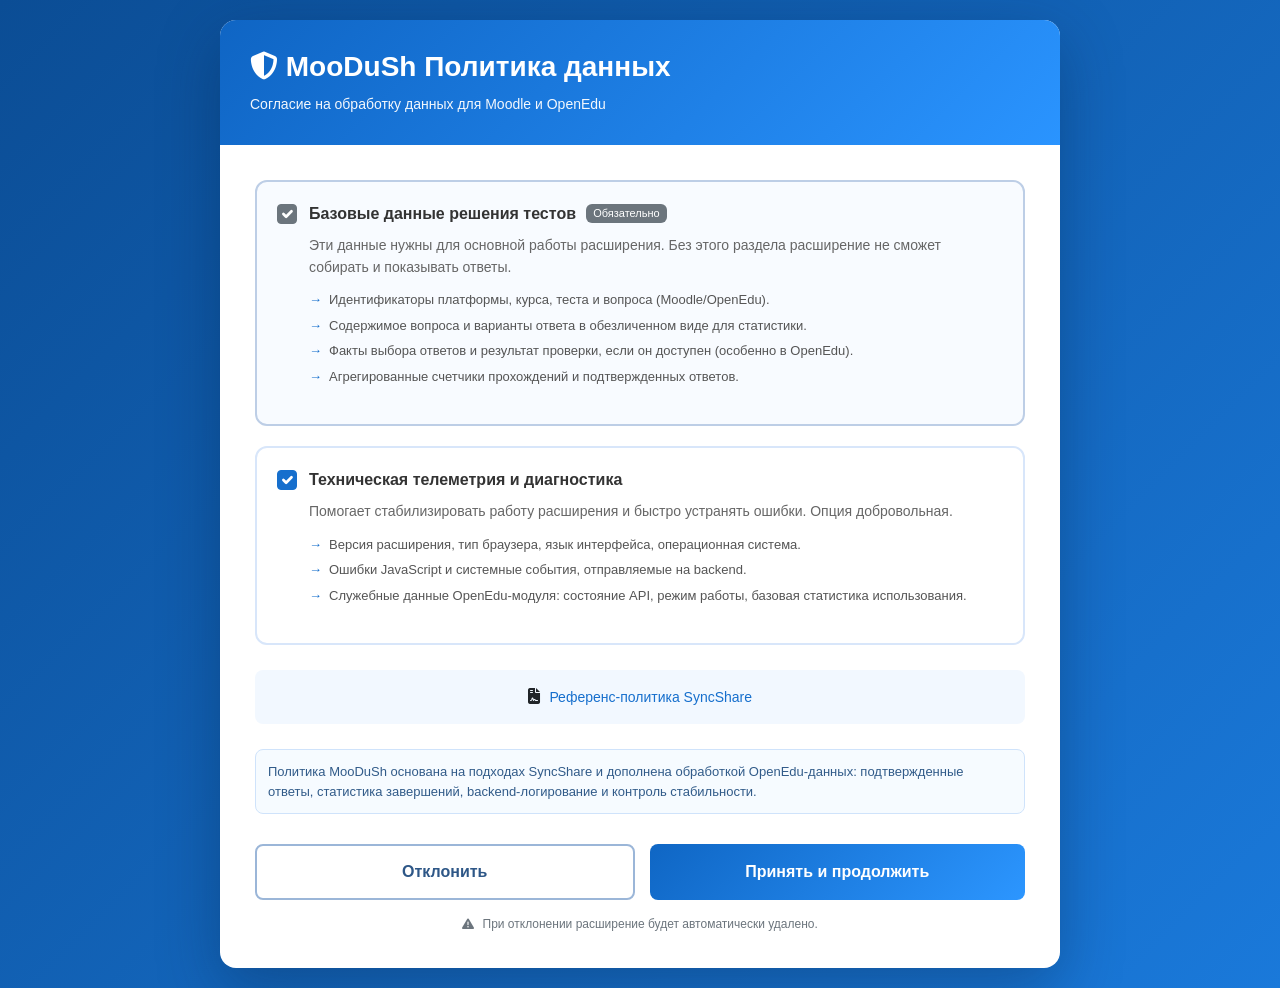
<file: html/privacy_policy/index.html>
<!doctype html>
<html lang="ru">
<head>
	<meta charset="UTF-8">
	<meta name="viewport" content="width=device-width,initial-scale=1">
	<title>MooDuSh - Согласие на обработку данных</title>
	<script defer="defer" src="../../js/commons.js"></script>
	<script defer="defer" src="../../js/privacy_policy.js"></script>
	<script defer="defer" src="../../js/popper.min.js"></script>
	<script defer="defer" src="../../js/bootstrap.min.js"></script>
	<link href="../../css/bootstrap.min.css" rel="stylesheet">
	<link href="../../css/fontawesome.min.css" rel="stylesheet">
	<link href="../../css/solid.min.css" rel="stylesheet">
	<link href="../../css/regular.min.css" rel="stylesheet">
	<link href="../../css/privacy_policy/styles.css" rel="stylesheet">
</head>
<body>
	<div class="consent-container">
		<div class="header">
			<h1><i class="fas fa-shield-halved"></i> MooDuSh Политика данных</h1>
			<p>Согласие на обработку данных для Moodle и OpenEdu</p>
		</div>

		<div class="content">
			<div class="consent-option required">
				<div class="form-check">
					<input class="form-check-input required-checkbox" type="checkbox" id="requiredConsent" checked="checked">
					<div>
						<div class="option-title">
							Базовые данные решения тестов
							<span class="badge bg-secondary">Обязательно</span>
						</div>
						<div class="option-description">
							Эти данные нужны для основной работы расширения. Без этого раздела расширение не сможет собирать и показывать ответы.
						</div>
						<ul class="data-list">
							<li>Идентификаторы платформы, курса, теста и вопроса (Moodle/OpenEdu).</li>
							<li>Содержимое вопроса и варианты ответа в обезличенном виде для статистики.</li>
							<li>Факты выбора ответов и результат проверки, если он доступен (особенно в OpenEdu).</li>
							<li>Агрегированные счетчики прохождений и подтвержденных ответов.</li>
						</ul>
					</div>
				</div>
			</div>

			<div class="consent-option optional">
				<div class="form-check">
					<input class="form-check-input" type="checkbox" id="technicalConsent" checked="checked">
					<label class="form-check-label" for="technicalConsent">
						<div class="option-title">Техническая телеметрия и диагностика</div>
						<div class="option-description">
							Помогает стабилизировать работу расширения и быстро устранять ошибки. Опция добровольная.
						</div>
						<ul class="data-list">
							<li>Версия расширения, тип браузера, язык интерфейса, операционная система.</li>
							<li>Ошибки JavaScript и системные события, отправляемые на backend.</li>
							<li>Служебные данные OpenEdu-модуля: состояние API, режим работы, базовая статистика использования.</li>
						</ul>
					</label>
				</div>
			</div>

			<div class="privacy-link">
				<i class="fas fa-file-contract"></i>
				<a href="https://syncshare.ru/privacy-policy.pdf" target="_blank" rel="noopener noreferrer">Референс-политика SyncShare</a>
			</div>

			<div class="policy-note">
				Политика MooDuSh основана на подходах SyncShare и дополнена обработкой OpenEdu-данных: подтвержденные ответы, статистика завершений, backend-логирование и контроль стабильности.
			</div>

			<div class="button-group">
				<button class="btn btn-decline" id="declineBtn">Отклонить</button>
				<button class="btn btn-accept" id="acceptBtn">Принять и продолжить</button>
			</div>

			<div class="warning-text">
				<i class="fas fa-exclamation-triangle"></i>
				При отклонении расширение будет автоматически удалено.
			</div>
		</div>
	</div>
</body>
</html>
</file>
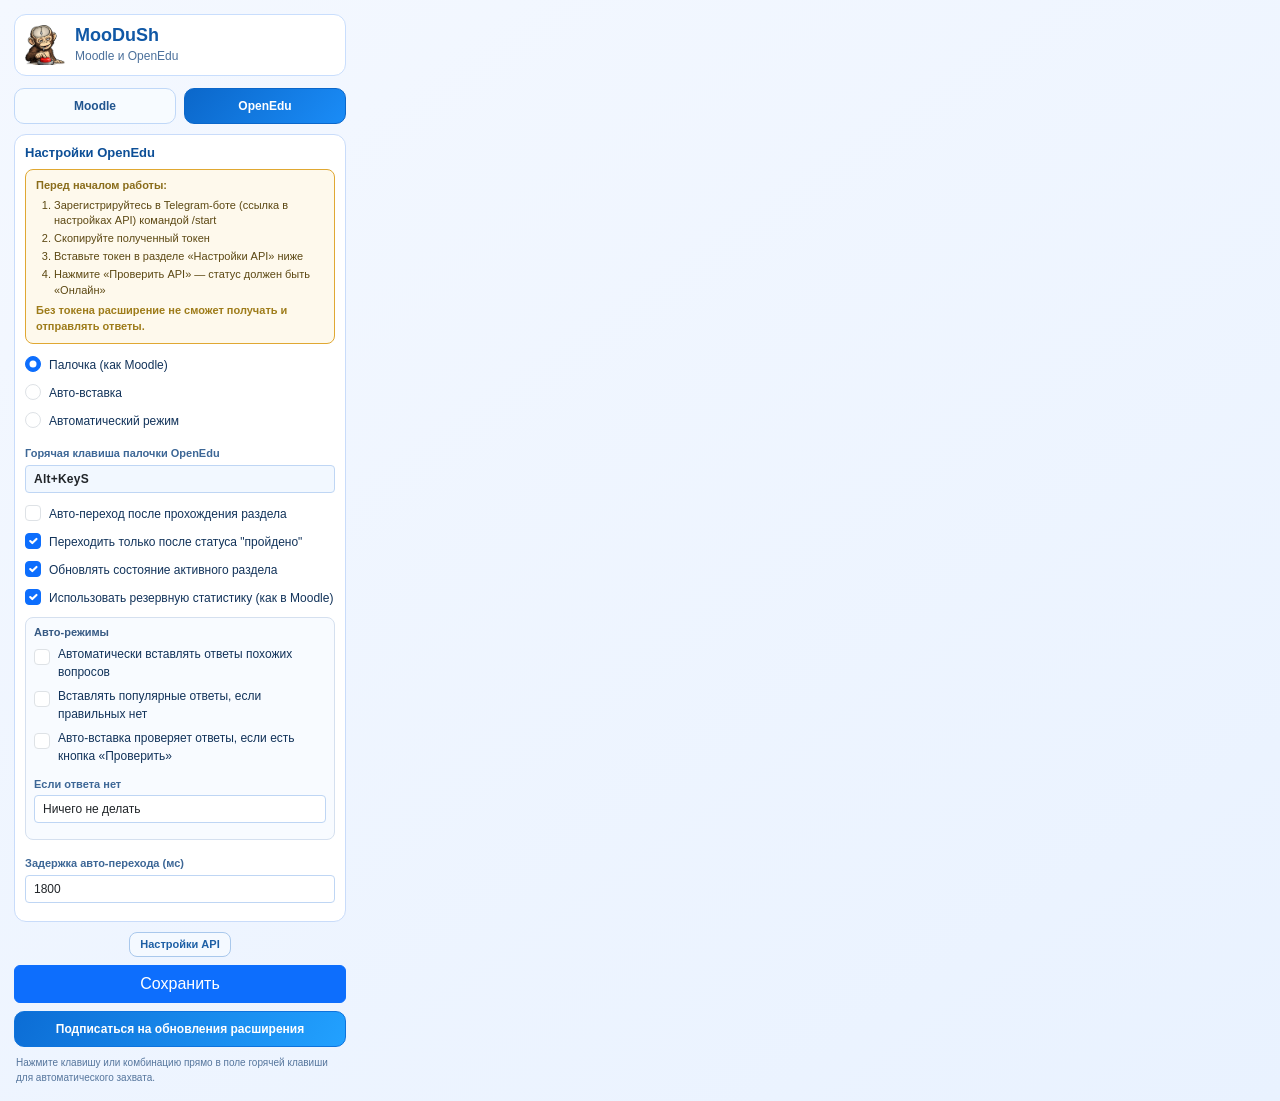
<file: html/popup/popup_new.html>
<!DOCTYPE html>
<html lang="ru">
<head>
    <meta charset="UTF-8">
    <meta name="viewport" content="width=device-width, initial-scale=1.0">
    <title>MooDuSh</title>
    <link href="../../css/bootstrap.min.css" rel="stylesheet">
    <link href="../../css/popup/popup_new.css" rel="stylesheet">
</head>
<body>
    <div class="popup-shell">
        <header class="popup-header">
            <img src="../../logo_main.png" alt="Logo" class="logo" id="mainLogo">
            <div>
                <h1>MooDuSh</h1>
                <p class="subline">Moodle и OpenEdu</p>
            </div>
        </header>

        <section class="platform-switch" aria-label="Переключение платформы">
            <button type="button" id="platformMoodle" class="platform-btn" data-platform="moodle">Moodle</button>
            <button type="button" id="platformOpenedu" class="platform-btn" data-platform="openedu">OpenEdu</button>
        </section>

        <section id="moodleSettings" class="settings-card">
            <h2>Настройки Moodle</h2>
            <div class="form-check">
                <input class="form-check-input" type="radio" name="moodleMode" id="modeWand" value="wand">
                <label class="form-check-label" for="modeWand">Палочка</label>
            </div>
            <div class="form-check">
                <input class="form-check-input" type="radio" name="moodleMode" id="modeAutoInsert" value="autoInsert">
                <label class="form-check-label" for="modeAutoInsert">Авто-вставка</label>
            </div>
            <div class="form-check mb-2">
                <input class="form-check-input" type="radio" name="moodleMode" id="modeAutoSolve" value="autoSolve">
                <label class="form-check-label" for="modeAutoSolve">Авто-прорешивание</label>
            </div>

            <div id="autoSolveControls" class="hidden mb-2">
                <div class="button-line">
                    <button id="btnStart" class="btn btn-sm btn-success" type="button">Старт</button>
                    <button id="btnStop" class="btn btn-sm btn-danger hidden" type="button">Стоп</button>
                </div>
            </div>

            <div class="mb-2">
                <label for="wandKey" class="form-label">Горячая клавиша (захват)</label>
                <input type="text" class="form-control form-control-sm hotkey-input" id="wandKey" readonly>
            </div>
            <div class="mb-2">
                <label for="nextBtnSelector" class="form-label">Текст кнопки Далее</label>
                <input type="text" class="form-control form-control-sm" id="nextBtnSelector">
            </div>
        </section>

        <section id="openeduSettings" class="settings-card hidden">
            <h2>Настройки OpenEdu</h2>
            <div id="openeduSetupWarning" class="setup-warning">
                <strong>Перед началом работы:</strong>
                <ol>
                    <li>Зарегистрируйтесь в <a id="openeduBotLink" href="#" target="_blank" class="hidden">Telegram-боте</a><span id="openeduBotLinkFallback">Telegram-боте (ссылка в настройках API)</span> командой /start</li>
                    <li>Скопируйте полученный токен</li>
                    <li>Вставьте токен в разделе «Настройки API» ниже</li>
                    <li>Нажмите «Проверить API» — статус должен быть «Онлайн»</li>
                </ol>
                <span class="setup-warning-note">Без токена расширение не сможет получать и отправлять ответы.</span>
            </div>
            <div class="form-check">
                <input class="form-check-input" type="radio" name="openeduMode" id="openeduModeStick" value="stick">
                <label class="form-check-label" for="openeduModeStick">Палочка (как Moodle)</label>
            </div>
            <div class="form-check">
                <input class="form-check-input" type="radio" name="openeduMode" id="openeduModeAssist" value="assist">
                <label class="form-check-label" for="openeduModeAssist">Авто-вставка</label>
            </div>
            <div class="form-check mb-2">
                <input class="form-check-input" type="radio" name="openeduMode" id="openeduModeAuto" value="autoSolve">
                <label class="form-check-label" for="openeduModeAuto">Автоматический режим</label>
            </div>

            <div class="mb-2">
                <label for="openeduHotkey" class="form-label">Горячая клавиша палочки OpenEdu</label>
                <input type="text" class="form-control form-control-sm hotkey-input" id="openeduHotkey" readonly>
            </div>

            <div class="form-check">
                <input class="form-check-input" type="checkbox" id="openeduAutoAdvanceEnabled">
                <label class="form-check-label" for="openeduAutoAdvanceEnabled">Авто-переход после прохождения раздела</label>
            </div>
            <div class="form-check">
                <input class="form-check-input" type="checkbox" id="openeduRequiredCompletionOnly">
                <label class="form-check-label" for="openeduRequiredCompletionOnly">Переходить только после статуса "пройдено"</label>
            </div>
            <div class="form-check">
                <input class="form-check-input" type="checkbox" id="openeduActiveTabRefreshEnabled">
                <label class="form-check-label" for="openeduActiveTabRefreshEnabled">Обновлять состояние активного раздела</label>
            </div>
            <div class="form-check mb-2">
                <input class="form-check-input" type="checkbox" id="openeduShowFallbackStats">
                <label class="form-check-label" for="openeduShowFallbackStats">Использовать резервную статистику (как в Moodle)</label>
            </div>

            <div class="openedu-auto-options">
                <h3>Авто-режимы</h3>
                <div class="form-check">
                    <input class="form-check-input" type="checkbox" id="openeduAutoUseSimilarAnswers">
                    <label class="form-check-label" for="openeduAutoUseSimilarAnswers">Автоматически вставлять ответы похожих вопросов</label>
                </div>
                <div class="form-check">
                    <input class="form-check-input" type="checkbox" id="openeduAutoUseFallbackAnswers">
                    <label class="form-check-label" for="openeduAutoUseFallbackAnswers">Вставлять популярные ответы, если правильных нет</label>
                </div>
                <div class="form-check">
                    <input class="form-check-input" type="checkbox" id="openeduAutoCheckAnswers">
                    <label class="form-check-label" for="openeduAutoCheckAnswers">Авто-вставка проверяет ответы, если есть кнопка «Проверить»</label>
                </div>
                <div class="mb-2">
                    <label for="openeduMissingAnswerAction" class="form-label">Если ответа нет</label>
                    <select class="form-control form-control-sm" id="openeduMissingAnswerAction">
                        <option value="stop">Ничего не делать</option>
                        <option value="alert">Звук и перейти к вопросу</option>
                        <option value="advance">Перейти к следующей странице</option>
                    </select>
                </div>
            </div>

            <div class="mb-2">
                <label for="openeduAutoAdvanceDelayMs" class="form-label">Задержка авто-перехода (мс)</label>
                <input type="number" min="500" step="100" class="form-control form-control-sm" id="openeduAutoAdvanceDelayMs">
            </div>
        </section>

        <div class="actions actions-api-toggle">
            <button id="toggleBackendSettingsBtn" class="settings-mini-btn" type="button">Настройки API</button>
        </div>

        <section id="backendSettingsPanel" class="settings-card backend-panel hidden">
            <h2>Подключение к бэкенду</h2>
            <section class="platform-switch compact" aria-label="Платформа для API">
                <button type="button" id="backendPlatformMoodle" class="platform-btn" data-api-platform="moodle">API Moodle</button>
                <button type="button" id="backendPlatformOpenedu" class="platform-btn" data-api-platform="openedu">API OpenEdu</button>
            </section>
            <div class="mb-2">
                <label for="backendApiBaseUrl" class="form-label">Адрес API</label>
                <input type="text" class="form-control form-control-sm" id="backendApiBaseUrl" placeholder="https://api.example.com">
            </div>
            <div class="mb-2">
                <label for="backendApiToken" class="form-label">Bearer токен</label>
                <input type="password" class="form-control form-control-sm" id="backendApiToken" placeholder="персональный токен из бота">
                <a id="botLink" href="#" target="_blank" class="bot-link hidden">Получить токен в Telegram-боте</a>
            </div>
            <div class="mb-2">
                <label for="backendRequestTimeoutMs" class="form-label">Таймаут запросов (мс)</label>
                <input type="number" min="1000" step="250" class="form-control form-control-sm" id="backendRequestTimeoutMs">
            </div>
            <div class="backend-row">
                <button id="backendPingBtn" class="btn btn-sm btn-outline-primary" type="button">Проверить API</button>
                <button id="backendResetUrlBtn" class="btn btn-sm btn-outline-secondary" type="button">Сбросить путь</button>
                <span id="backendPingStatus" class="backend-status">Не проверено</span>
            </div>
        </section>

        <div class="actions">
            <button id="btnSave" class="btn btn-primary w-100" type="button">Сохранить</button>
            <a class="subscribe-btn" href="https://t.me/moodush_news" target="_blank" rel="noopener noreferrer">Подписаться на обновления расширения</a>
        </div>

        <p class="footer-note">Нажмите клавишу или комбинацию прямо в поле горячей клавиши для автоматического захвата.</p>
    </div>

    <script src="../../js/platform_settings.js"></script>
    <script src="../../js/telemetry.js"></script>
    <script src="../../js/popup_new.js"></script>
</body>
</html>
</file>
<file: css/privacy_policy/styles.css>
body {
    background: linear-gradient(135deg, #0b4d95 0%, #1a79da 100%);
    min-height: 100vh;
    display: flex;
    align-items: center;
    justify-content: center;
    font-family: "Segoe UI", Tahoma, Geneva, Verdana, sans-serif;
    padding: 20px;
}

.consent-container {
    width: min(840px, 100%);
    background: white;
    border-radius: 16px;
    box-shadow: 0 20px 60px rgba(5, 33, 70, 0.35);
    overflow: hidden;
}

.header {
    background: linear-gradient(135deg, #0f65c4 0%, #2a94ff 100%);
    color: white;
    padding: 30px;
    text-align: left;
}

.required-checkbox {
    pointer-events: none;
}

.required-checkbox:checked {
    background-color: #6c757d !important;
    border-color: #6c757d !important;
}

/* Убираем cursor: pointer для обязательной опции */
.consent-option .form-check > div {
    flex: 1;
}

.header h1 {
    margin: 0;
    font-size: 28px;
    font-weight: 600;
}

.header p {
    margin: 10px 0 0;
    opacity: 0.95;
    font-size: 14px;
}

.content {
    padding: 35px;
}

.consent-option {
    background: white;
    border: 2px solid #d8e6fa;
    border-radius: 12px;
    padding: 20px;
    margin-bottom: 20px;
    transition: all 0.3s ease;
}

.consent-option.optional:hover {
    border-color: #1f7be0;
    box-shadow: 0 4px 12px rgba(38, 117, 219, 0.16);
}

.consent-option.required {
    border-color: #bdcee6;
    background: #f8fbff;
}

.consent-option .form-check {
    display: flex;
    align-items: flex-start;
}

.consent-option .form-check-input {
    width: 20px;
    height: 20px;
    margin-top: 2px;
    margin-right: 12px;
    cursor: pointer;
}

.consent-option .form-check-input:checked {
    background-color: #166fcd;
    border-color: #166fcd;
}

.consent-option label {
    cursor: pointer;
    margin: 0;
    flex: 1;
}

.consent-option .option-title {
    font-weight: 600;
    color: #333;
    margin-bottom: 8px;
    font-size: 16px;
    display: flex;
    align-items: center;
}

.consent-option .option-title .badge {
    margin-left: 10px;
    font-size: 11px;
    font-weight: 500;
}

.consent-option .option-description {
    color: #666;
    font-size: 14px;
    line-height: 1.6;
}

.consent-option .data-list {
    margin-top: 12px;
    padding-left: 0;
    list-style: none;
}

.consent-option .data-list li {
    font-size: 13px;
    color: #555;
    margin-bottom: 6px;
    padding-left: 20px;
    position: relative;
}

.consent-option .data-list li:before {
    content: "→";
    position: absolute;
    left: 0;
    color: #166fcd;
}

.privacy-link {
    text-align: center;
    margin: 25px 0;
    padding: 15px;
    background: #f2f8ff;
    border-radius: 8px;
}

.privacy-link a {
    color: #166fcd;
    text-decoration: none;
    font-weight: 500;
    font-size: 14px;
}

.privacy-link a:hover {
    text-decoration: underline;
}

.privacy-link i {
    margin-right: 5px;
}

.button-group {
    display: flex;
    gap: 15px;
    margin-top: 30px;
}

.btn-accept {
    background: linear-gradient(135deg, #0f66c4 0%, #2c96ff 100%);
    border: none;
    color: white;
    padding: 14px 30px;
    font-weight: 600;
    border-radius: 8px;
    flex: 1;
    font-size: 16px;
    transition: transform 0.2s ease, box-shadow 0.2s ease;
}

.btn-accept:hover {
    transform: translateY(-2px);
    box-shadow: 0 8px 20px rgba(27, 130, 243, 0.4);
    color: white !important;
}

.btn-accept:hover i {
    color: white !important;
}

.btn-accept:disabled {
    opacity: 0.6;
    cursor: not-allowed;
    transform: none;
}

.btn-decline {
    background: white;
    border: 2px solid #9bb6d8;
    color: #2e5787;
    padding: 14px 30px;
    font-weight: 600;
    border-radius: 8px;
    flex: 1;
    font-size: 16px;
    transition: all 0.2s ease;
}

.btn-decline:hover {
    background: #2e5787;
    color: white;
    transform: translateY(-2px);
    box-shadow: 0 8px 20px rgba(46, 87, 135, 0.25);
}

.warning-text {
    font-size: 12px;
    color: #6c757d;
    text-align: center;
    margin-top: 15px;
    font-weight: 500;
}

.warning-text i {
    margin-right: 5px;
}

.policy-note {
    background: #f6fbff;
    border: 1px solid #cfe3fb;
    border-radius: 8px;
    padding: 12px;
    color: #315b89;
    font-size: 13px;
    line-height: 1.5;
}
</file>
<file: css/popup/popup_new.css>
body {
    width: 360px;
    margin: 0;
    background: linear-gradient(145deg, #f4f8ff 0%, #e9f2ff 100%);
    color: #12335a;
    font-family: "Segoe UI", Tahoma, Geneva, Verdana, sans-serif;
}

.popup-shell {
    padding: 14px;
}

.popup-header {
    display: flex;
    align-items: center;
    gap: 10px;
    margin-bottom: 12px;
    padding: 10px;
    border: 1px solid #c9defd;
    border-radius: 12px;
    background: #ffffff;
}

.logo {
    width: 40px;
    height: 40px;
    object-fit: contain;
}

.popup-header h1 {
    margin: 0;
    font-size: 18px;
    line-height: 1;
    font-weight: 700;
    color: #1058a6;
}

.subline {
    margin: 3px 0 0;
    font-size: 12px;
    color: #4b709b;
}

.platform-switch {
    display: flex;
    gap: 8px;
    margin-bottom: 10px;
}

.platform-switch.compact {
    margin-bottom: 8px;
}

.platform-switch.compact .platform-btn {
    font-size: 11px;
    padding: 6px;
}

.platform-btn {
    flex: 1;
    border: 1px solid #c0d8f8;
    border-radius: 10px;
    background: #f7fbff;
    color: #21558f;
    font-size: 12px;
    font-weight: 700;
    padding: 8px;
    cursor: pointer;
}

.platform-btn.active {
    background: linear-gradient(130deg, #0b67ca 0%, #1a8cf7 100%);
    border-color: #0b67ca;
    color: #ffffff;
}

.settings-card {
    margin-bottom: 10px;
    padding: 10px;
    border-radius: 12px;
    border: 1px solid #c9dcfa;
    background: #ffffff;
}

.settings-card h2 {
    margin: 0 0 8px;
    font-size: 13px;
    color: #0d4f97;
    font-weight: 700;
}

.openedu-auto-options {
    margin: 8px 0 10px;
    padding: 8px;
    border: 1px solid #d5e0ef;
    border-radius: 8px;
    background: #f8fbff;
}

.openedu-auto-options h3 {
    margin: 0 0 6px;
    font-size: 11px;
    font-weight: 700;
    color: #375a84;
}

.form-check {
    margin-bottom: 4px;
}

.form-check-label {
    font-size: 12px;
}

.form-label {
    margin-bottom: 3px;
    font-size: 11px;
    font-weight: 600;
    color: #3d6796;
}

.form-control-sm {
    border-color: #bfd6f4;
    font-size: 12px;
}

.hotkey-input {
    background: #f2f8ff;
    font-weight: 600;
    letter-spacing: 0.02em;
}

.hotkey-input:focus {
    box-shadow: 0 0 0 0.2rem rgba(43, 131, 227, 0.2);
}

.button-line {
    display: flex;
    gap: 8px;
}

.button-line .btn {
    flex: 1;
}

.backend-row {
    display: flex;
    align-items: center;
    gap: 8px;
}

.backend-status {
    font-size: 11px;
    color: #566f8f;
    font-weight: 700;
}

.backend-status.online {
    color: #1f8b3f;
}

.backend-status.offline {
    color: #bf3342;
}

.actions {
    display: flex;
    flex-direction: column;
    gap: 8px;
}

.actions-api-toggle {
    margin-bottom: 8px;
}

.subscribe-btn {
    display: inline-flex;
    align-items: center;
    justify-content: center;
    width: 100%;
    border-radius: 10px;
    border: 1px solid #0d73dd;
    padding: 8px;
    text-decoration: none;
    font-size: 12px;
    font-weight: 700;
    color: #ffffff;
    background: linear-gradient(120deg, #0c6dd5 0%, #22a1ff 100%);
}

.subscribe-btn:hover {
    color: #ffffff;
}

.settings-mini-btn {
    align-self: center;
    border: 1px solid #a9c8ec;
    border-radius: 8px;
    background: #f4f9ff;
    color: #1d5fa5;
    font-size: 11px;
    font-weight: 700;
    padding: 5px 10px;
    line-height: 1.2;
    cursor: pointer;
}

.settings-mini-btn:hover {
    border-color: #76aee8;
    background: #eaf4ff;
}

.backend-panel {
    margin-top: 8px;
}

.footer-note {
    margin: 8px 2px 2px;
    font-size: 10px;
    color: #56769d;
}

.hidden {
    display: none;
}

.setup-warning {
    margin-bottom: 8px;
    padding: 8px 10px;
    border-radius: 8px;
    border: 1px solid #e0a832;
    background: #fef9ec;
    font-size: 11px;
    color: #5c4813;
    line-height: 1.45;
}

.setup-warning strong {
    display: block;
    margin-bottom: 4px;
    font-size: 11px;
    color: #8a6d1b;
}

.setup-warning ol {
    margin: 0;
    padding-left: 18px;
}

.setup-warning ol li {
    margin-bottom: 2px;
}

.setup-warning a {
    color: #0088cc;
    text-decoration: none;
    font-weight: 600;
}

.setup-warning a:hover {
    text-decoration: underline;
}

.setup-warning-note {
    display: block;
    margin-top: 4px;
    font-weight: 700;
    color: #9e7c1a;
}

.bot-link {
    display: inline-block;
    margin-top: 4px;
    font-size: 11px;
    color: #0088cc;
    text-decoration: none;
}

.bot-link:hover {
    text-decoration: underline;
}
</file>
<file: css/solid.min.css>
/*!
 * Font Awesome Free 6.4.2 by @fontawesome - https://fontawesome.com
 * License - https://fontawesome.com/license/free (Icons: CC BY 4.0, Fonts: SIL OFL 1.1, Code: MIT License)
 * Copyright 2023 Fonticons, Inc.
 */
:host,:root{--fa-style-family-classic:"Font Awesome 6 Free";--fa-font-solid:normal 900 1em/1 "Font Awesome 6 Free"}@font-face{font-family:"Font Awesome 6 Free";font-style:normal;font-weight:900;font-display:block;src:url(../fonts/fa-solid-900.woff2) format("woff2"),url(../fonts/fa-solid-900.ttf) format("truetype")}.fa-solid,.fas{font-weight:900}
</file>
<file: css/regular.min.css>
/*!
 * Font Awesome Free 6.4.2 by @fontawesome - https://fontawesome.com
 * License - https://fontawesome.com/license/free (Icons: CC BY 4.0, Fonts: SIL OFL 1.1, Code: MIT License)
 * Copyright 2023 Fonticons, Inc.
 */
:host,:root{--fa-style-family-classic:"Font Awesome 6 Free";--fa-font-regular:normal 400 1em/1 "Font Awesome 6 Free"}@font-face{font-family:"Font Awesome 6 Free";font-style:normal;font-weight:400;font-display:block;src:url(../fonts/fa-regular-400.woff2) format("woff2"),url(../fonts/fa-regular-400.ttf) format("truetype")}.fa-regular,.far{font-weight:400}
</file>
